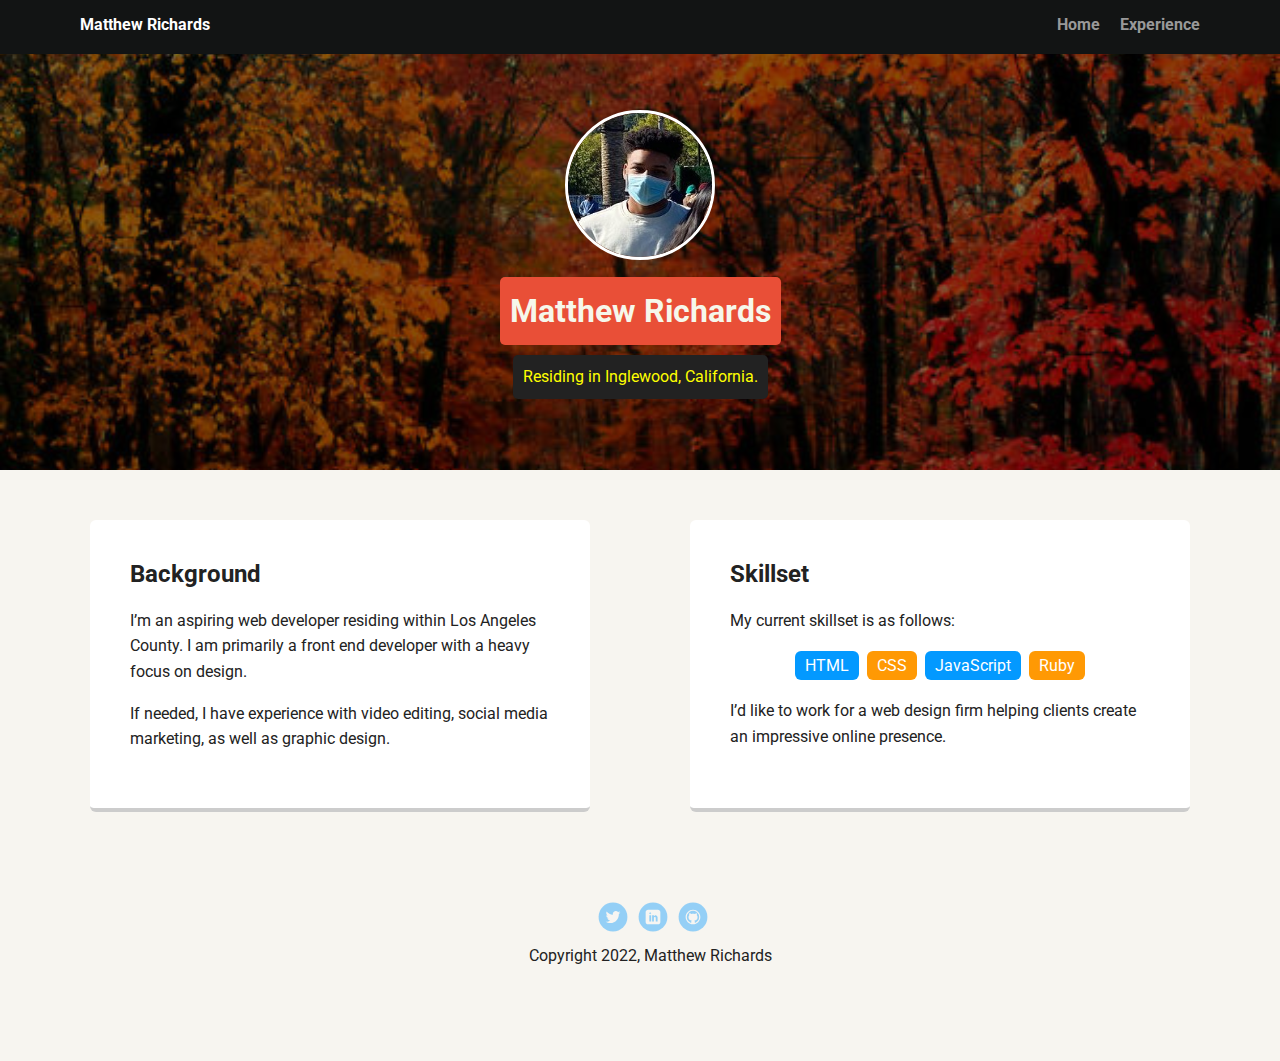
<file: index.html>
<!doctype html>
<html lang="en">
<head>
  <meta charset="utf-8">
  <title>Matthew Richards' Profile</title>
  <meta name="viewport" content="width=device-width, initial-scale=1.0">
  <link rel="stylesheet" href="styles.css">
  <link href="https://fonts.googleapis.com/css?family=Muli%7CRoboto:400,300,500,700,900" rel="stylesheet"></head>
  <body>

    <div class="main-nav">
        <ul class="nav">
          <li class="name">Matthew Richards</li>
          <li><a href="index.html">Home</a></li>
          <li><a href="exp.html">Experience</a></li>
        </ul>
    </div>

    <header>
      <img src="images/me.jpg" alt="Portrait Of Matthew Richards" class="profile-image">
      <h1 class="tag name">Matthew Richards</h1>
      <p class="tag location">Residing in Inglewood, California.</p>
    </header>

    <main class="flex">
      <div class="card">
        <h2>Background</h2>
        <p>I’m an aspiring web developer residing within Los Angeles County. I am primarily a front end developer with a heavy focus
          on design.
        </p>
        <p>If needed, I have experience with video editing, social media marketing, as well as graphic design.</p>
      </div> 

      <div class="card">
        <h2>Skillset</h2>
        <p>My current skillset is as follows:</p>
        <ul class="skills">
          <li>HTML</li>
          <li>CSS</li>
          <li>JavaScript</li>
          <li>Ruby</li>
        </ul>
        <p>I’d like to work for a web design firm helping clients create an impressive online presence.</p>
      </div> 

    </main>
    <footer>
      <ul>
        <li><a href="http://wwww.twitter.com/MainManAfrika" class="social twitter">Twitter</a></li>
        <li><a href="http://www.linkedin.com" class="social linkedin">LinkedIn</a></li>
        <li><a href="https://github.com/mattrichards1245" class="social github">Github</a></li>
      </ul>
      <p class="copyright">Copyright 2022, Matthew Richards </p>
    </footer>
  </body>
  </html>
</file>
<file: styles.css>
/* Global Layout Set-up */
* { 
  box-sizing: border-box;
}
  
body {
  margin: 0;
  padding: 0;
  text-align: center;
  font-family: 'Roboto', sans-serif;
  color: #222;
  background: #f7f5f0;
}


/* Link Styles */

a {
  text-decoration: none;
  color: #999;
}
a:hover {
  color: #6633ff;
}

/* Section Styles */

.main-nav {
  width: 100%;
  background: #121414;
  min-height: 30px;
  padding: 10px;
  position: fixed;
  text-align: center;
}
.nav {
  display: flex;
  justify-content: space-around;
  font-weight: 700;
  list-style-type: none;
  margin: 0 auto;
  padding: 0;
}

.nav .name {
    display: block;
    margin-right: auto;
    color: white;
}
.nav li {
  padding: 5px 10px 10px 10px;
}
.nav a {
  transition: all .5s;
}
.nav a:hover {
  color: white
}

header {
  text-align: center;
  background: url('images/trees.jpg') no-repeat top center, rgb(139, 139, 123) ;
  background-blend-mode: multiply;
  background-size: cover;
  overflow: hidden;
  padding-top: 60px;
}
header {
  line-height: 1.5;
}
header .profile-image {
  margin-top: 50px;
  width: 150px;
  height: 150px;
  border-radius: 50%;
  border: 3px solid white;
  transition: all .5s;
}
header .profile-image:hover {
  transform: scale(1.2) rotate(5deg);
}
header h1:hover {
  transform: scale(1.2);
  transition: all .5s;
}
.prj-image:hover{

    transform: scale(1.2);
    transition: all .5s;

}
header .location:hover {
  transform: scale(1.2);
  transition: all .5s;
}
.tag {
  background-color: #E94F37;
  color: #F6F7EB;
  padding: 10px;
  border-radius: 5px;
  display: table;
  margin: 10px auto;
} 
.location {
  background-color: #222;
  color: yellow;
}
.card {
  margin: 30px;
  padding: 20px 40px 40px;
  max-width: 500px;
  text-align: left;
  background: #fff;
  border-bottom: 4px solid #ccc;
  border-radius: 6px;
  transition: all .5s;
}
.card:hover {
  border-color: #ff99ff;
}

ul.skills {
  padding: 0;
  text-align: center;
}

.skills li {
  border-radius: 6px;
  display: inline-block;
  background: #ff9904;
  color: white;
  padding: 5px 10px;
  margin: 2px;
}

.skills li:nth-child(odd) {
  background: #0399ff;
}

footer {
  width: 100%;
  min-height: 30px;
  padding: 20px 0 40px 20px;
}

footer .copyright {
  top: -8px;
  font-size: .75em;
}

footer ul {
  list-style-type: none;
  margin: 0;
  padding: 0;
}

footer ul li {
  display: inline-block;
}

a.social {
  display: inline-block;
  text-indent: -9999px;
  margin-left: 5px;
  width: 30px;
  height: 30px;
  background-size: 30px 30px;
  opacity: .4;
  transition: all .5s;
}
a.twitter {
  background-image: url(images/twitter.svg);
}
a.linkedin {
  background-image: url(images/linkedin.svg);
}
a.github {
  background-image: url(images/github.svg);
}
a.social:hover {
  opacity: 1;
}
.clearfix {
  clear: both;
}

.prj-image{
align-self: auto;
max-width: 60%;
min-width: 50%;
}
.site{
background-color: #f1efe0;
border-radius: 20px 20px 0px 0px;
padding:1em;
max-width: 30vw;
}
/* Styles for larger screens */
@media screen and (min-width: 720px) {
  .site{
    background-color: #ffffff;
    border-radius: 20px 20px 0px 0px;
    padding:1em;
    max-width: 30vw;
    }
  
  .flex {
      display: -ms-flexbox;      /* TWEENER - IE 10 */
      display: flex; 
      max-width: 1200px;
      -ms-flex-pack: distribute;
      justify-content: space-around;
      margin: 0 auto;
  }
  .prj {
    display: -ms-flexbox;      /* TWEENER - IE 10 */
    display: flex; 
    max-width: 1200px;
    -ms-flex-pack: distribute;
    justify-content: space-around;
    margin: 0 auto;
}

  header {
    min-height: 470px;
  }

  .nav {
    max-width: 1200px;
    padding: 0 30px;
  }


  main {
    padding-top: 20px;
  }

  main p {
    line-height: 1.6em;
  }

  footer {
    font-size: 1.3em;
    max-width: 1200px;
    margin: 40px auto;
  }

}
</file>
